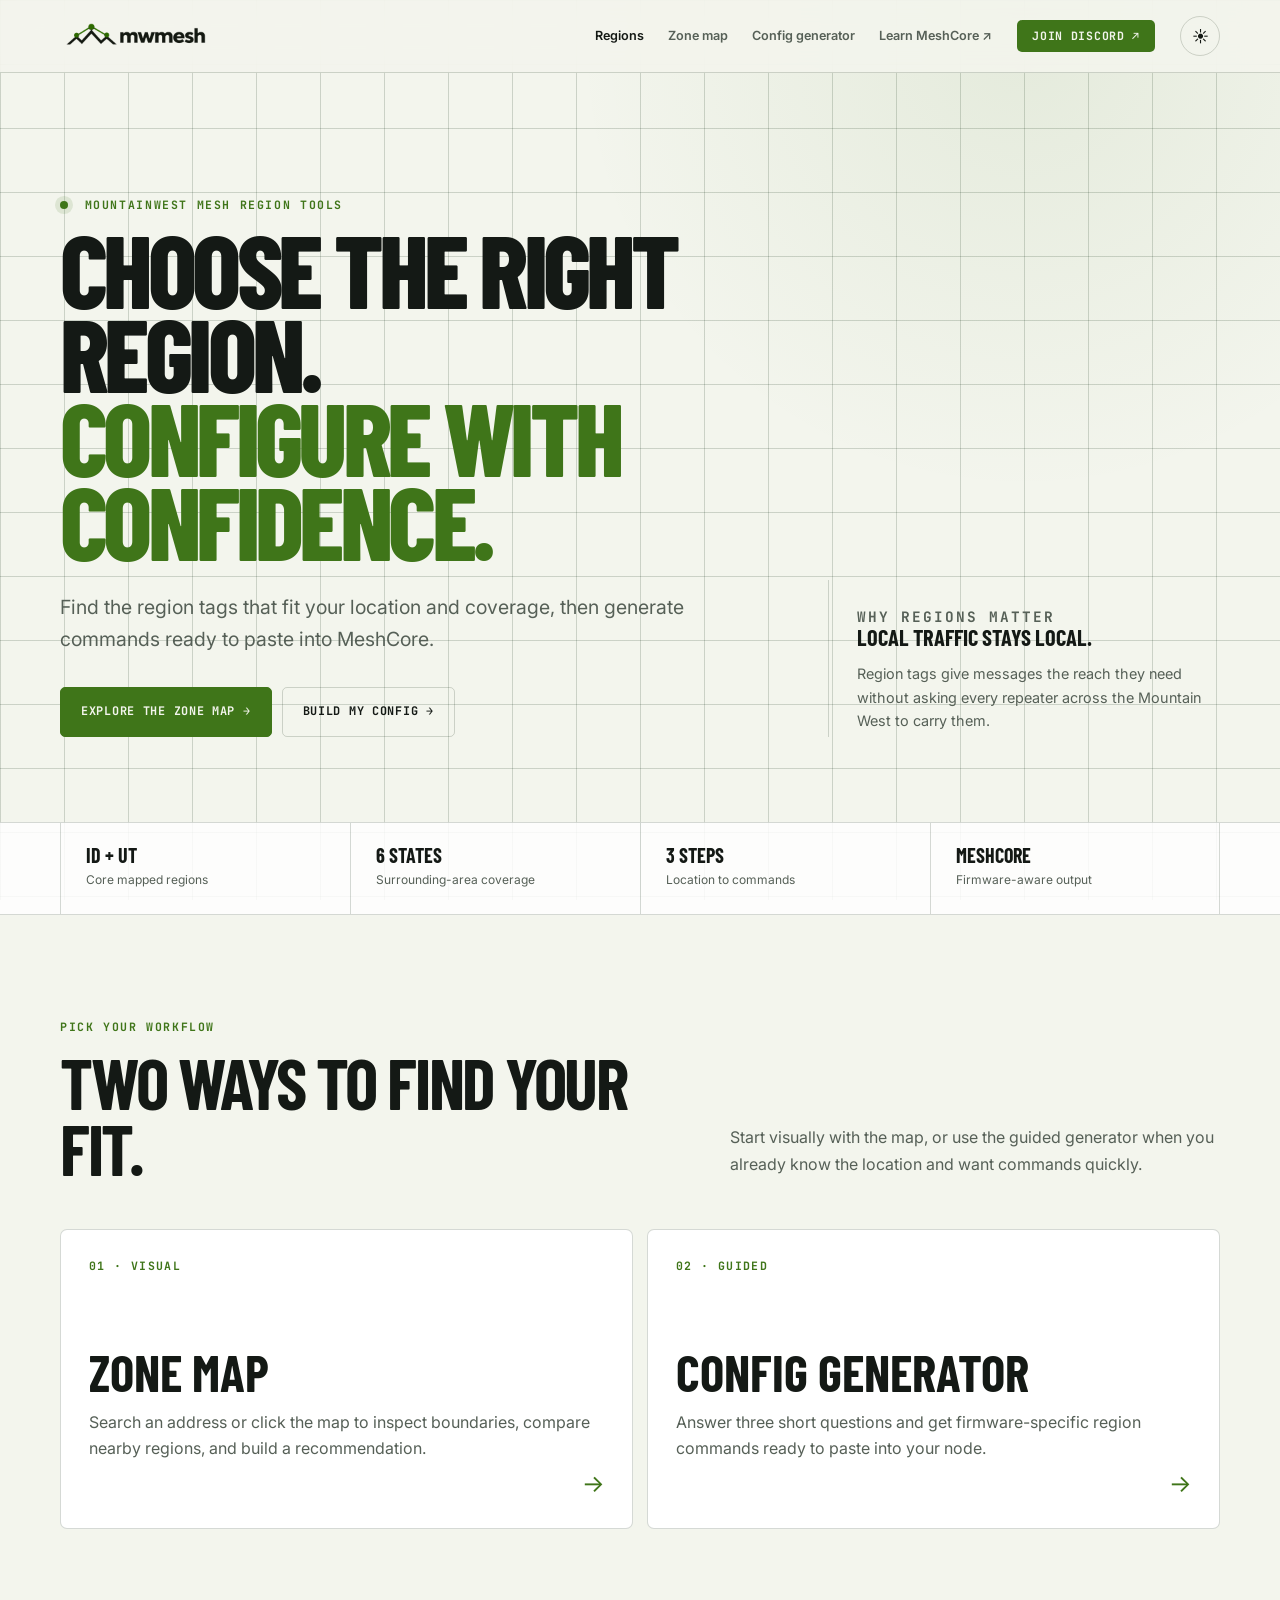
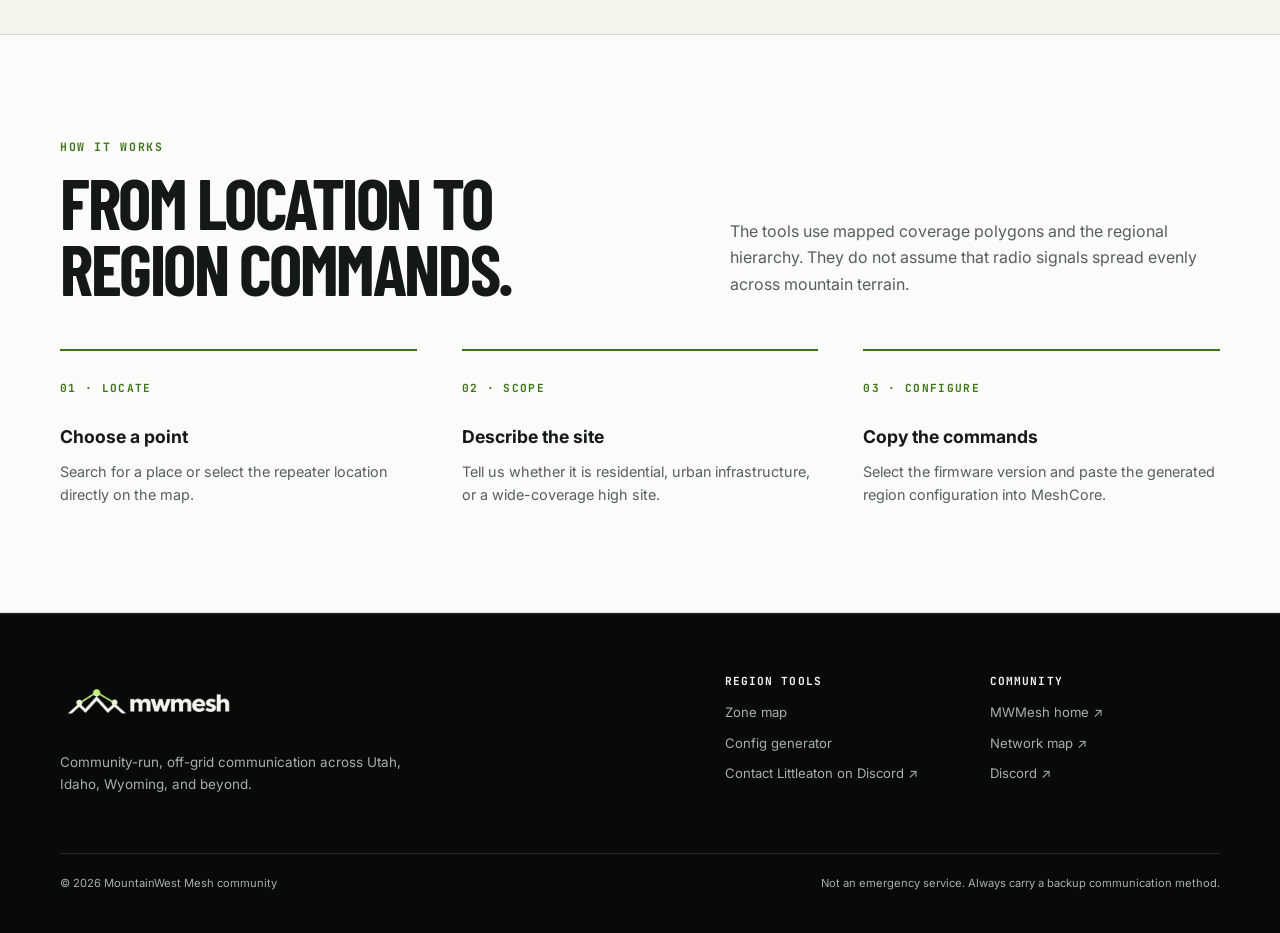
<file: index.html>
<!doctype html>
<html lang="en">
<head>
  <meta charset="utf-8">
  <meta name="viewport" content="width=device-width, initial-scale=1">
  <title>MeshCore Region Tools — MountainWest Mesh</title>
  <meta name="description" content="Choose MountainWest Mesh region tags and generate ready-to-paste MeshCore configuration commands.">
  <link rel="preconnect" href="https://fonts.googleapis.com">
  <link rel="preconnect" href="https://fonts.gstatic.com" crossorigin>
  <link href="https://fonts.googleapis.com/css2?family=Barlow+Condensed:wght@600;700;800&family=Inter:wght@400;500;600;700&family=JetBrains+Mono:wght@500;700&display=swap" rel="stylesheet">
  <script>(function(){var m=document.cookie.match(/(?:^|; )mwmesh_theme=([^;]+)/);if(!m||m[1]!=="dark")document.documentElement.setAttribute("data-theme","light");})();</script>
  <link rel="stylesheet" href="/shared/mwmesh-theme.css?v=3">
  <script src="/shared/mwmesh-theme.js?v=2" defer></script>
</head>
<body class="grid-bg home-page">
  <header class="site-header">
    <div class="header-inner">
      <a class="site-brand" href="https://mwmesh.com" aria-label="MountainWest Mesh home">
        <span class="brand-logo">
          <img class="logo-dark" src="/assets/mwmesh-logo-dark.png" alt="MountainWest Mesh">
          <img class="logo-light" src="/assets/mwmesh-logo-light.png" alt="">
        </span>
      </a>
      <nav class="desktop-nav" aria-label="Primary navigation">
        <a href="/" aria-current="page">Regions</a>
        <a href="/map/">Zone map</a>
        <a href="/config/">Config generator</a>
        <a href="https://mwmesh.com/meshcore.html">Learn MeshCore ↗</a>
      </nav>
      <a class="header-cta" href="https://discord.gg/qmeeRPkq3g" target="_blank" rel="noopener">Join Discord ↗</a>
      <button type="button" class="theme-toggle" data-theme-toggle onclick="toggleMwmeshTheme()"><span data-theme-icon>☾</span></button>
      <button type="button" class="menu-toggle" data-menu-toggle aria-expanded="false" aria-label="Open menu">☰</button>
      <nav class="mobile-nav" data-mobile-nav aria-label="Mobile navigation">
        <a href="/">Region tools</a><a href="/map/">Zone map</a><a href="/config/">Config generator</a>
        <a href="https://mwmesh.com/meshcore.html">Learn MeshCore ↗</a>
        <a href="https://discord.gg/qmeeRPkq3g" target="_blank" rel="noopener">Join Discord ↗</a>
      </nav>
    </div>
  </header>

  <main>
    <section class="regions-hero">
      <div class="container hero-layout">
        <div>
          <p class="eyebrow"><span class="status-dot"></span> MountainWest Mesh region tools</p>
          <h1>Choose the right region.<br><span>Configure with confidence.</span></h1>
          <p class="hero-copy">Find the region tags that fit your location and coverage, then generate commands ready to paste into MeshCore.</p>
          <div class="hero-actions">
            <a class="button button-primary" href="/map/">Explore the zone map →</a>
            <a class="button button-secondary" href="/config/">Build my config →</a>
          </div>
        </div>
        <aside class="hero-aside">
          <p class="technical-label">Why regions matter</p>
          <strong>Local traffic stays local.</strong>
          <p>Region tags give messages the reach they need without asking every repeater across the Mountain West to carry them.</p>
        </aside>
      </div>
    </section>

    <section class="scope-strip" aria-label="Tool coverage">
      <div class="container scope-grid">
        <div><strong>ID + UT</strong><span>Core mapped regions</span></div>
        <div><strong>6 states</strong><span>Surrounding-area coverage</span></div>
        <div><strong>3 steps</strong><span>Location to commands</span></div>
        <div><strong>MeshCore</strong><span>Firmware-aware output</span></div>
      </div>
    </section>

    <section class="home-section" id="tools">
      <div class="container">
        <div class="section-heading">
          <div><p class="eyebrow">Pick your workflow</p><h2>Two ways to find your fit.</h2></div>
          <p>Start visually with the map, or use the guided generator when you already know the location and want commands quickly.</p>
        </div>
        <div class="tool-grid">
          <a class="tool-card" href="/map/"><span class="tool-number">01 · VISUAL</span><h3>Zone map</h3><p>Search an address or click the map to inspect boundaries, compare nearby regions, and build a recommendation.</p><span class="tool-arrow" aria-hidden="true">→</span></a>
          <a class="tool-card" href="/config/"><span class="tool-number">02 · GUIDED</span><h3>Config generator</h3><p>Answer three short questions and get firmware-specific region commands ready to paste into your node.</p><span class="tool-arrow" aria-hidden="true">→</span></a>
        </div>
      </div>
    </section>

    <section class="home-section explainer-section">
      <div class="container">
        <div class="section-heading">
          <div><p class="eyebrow">How it works</p><h2>From location to region commands.</h2></div>
          <p>The tools use mapped coverage polygons and the regional hierarchy. They do not assume that radio signals spread evenly across mountain terrain.</p>
        </div>
        <div class="steps-grid">
          <article><span>01 · LOCATE</span><h3>Choose a point</h3><p>Search for a place or select the repeater location directly on the map.</p></article>
          <article><span>02 · SCOPE</span><h3>Describe the site</h3><p>Tell us whether it is residential, urban infrastructure, or a wide-coverage high site.</p></article>
          <article><span>03 · CONFIGURE</span><h3>Copy the commands</h3><p>Select the firmware version and paste the generated region configuration into MeshCore.</p></article>
        </div>
      </div>
    </section>
  </main>

  <footer class="site-footer">
    <div class="container">
      <div class="footer-layout">
        <div><a href="https://mwmesh.com"><img class="footer-logo" src="/assets/mwmesh-logo-dark.png" alt="MountainWest Mesh"></a><p class="footer-copy">Community-run, off-grid communication across Utah, Idaho, Wyoming, and beyond.</p></div>
        <div class="footer-links">
          <div><h3>Region tools</h3><a href="/map/">Zone map</a><a href="/config/">Config generator</a><a href="https://discord.gg/qmeeRPkq3g" target="_blank" rel="noopener">Contact Littleaton on Discord ↗</a></div>
          <div><h3>Community</h3><a href="https://mwmesh.com">MWMesh home ↗</a><a href="https://map.mwmesh.com">Network map ↗</a><a href="https://discord.gg/qmeeRPkq3g">Discord ↗</a></div>
        </div>
      </div>
      <div class="footer-bottom"><span>© 2026 MountainWest Mesh community</span><span>Not an emergency service. Always carry a backup communication method.</span></div>
    </div>
  </footer>
</body>
</html>
</file>
<file: shared/mwmesh-theme.css>
:root {
  --green: #b9f45d;
  --green-deep: #8dce32;
  --ink: #0b0f0d;
  --surface: #111714;
  --surface-2: #17201b;
  --text: #f2f5ee;
  --muted: #a6b0a8;
  --line: rgba(220, 240, 224, 0.14);
  --yellow: #ffd166;
  --red: #ff705c;
  --display: "Barlow Condensed", "Arial Narrow", sans-serif;
  --sans: Inter, system-ui, sans-serif;
  --mono: "JetBrains Mono", monospace;

  /* Compatibility aliases for the existing map and wizard components. */
  --green-dark: var(--green-deep);
  --green-mid: var(--green-deep);
  --green-light: var(--green);
  --blue: #0d1511;
  --gold: var(--yellow);
  --gold-warm: var(--yellow);
  --bg: var(--ink);
  --text-muted: var(--muted);
  --border: var(--line);
  --radius: 7px;
  --shadow: none;
  --shadow-card: none;
}

:root[data-theme="light"] {
  --green: #3f7519;
  --green-deep: #315f11;
  --ink: #f3f5ed;
  --surface: #ffffff;
  --surface-2: #e9eee1;
  --text: #141915;
  --muted: #566057;
  --line: rgba(22, 48, 26, 0.18);
  --yellow: #8b6200;
  --red: #ad3d2b;
  --blue: #17201b;
}

*, *::before, *::after { box-sizing: border-box; }
html { scroll-behavior: smooth; scroll-padding-top: 88px; }
body {
  margin: 0;
  min-height: 100vh;
  color: var(--text);
  background: var(--ink);
  font: 400 16px/1.65 var(--sans);
}
body.grid-bg {
  background-image:
    radial-gradient(circle at 80% 5%, color-mix(in srgb, var(--green) 8%, transparent), transparent 28rem),
    linear-gradient(var(--line) 1px, transparent 1px),
    linear-gradient(90deg, var(--line) 1px, transparent 1px);
  background-size: auto, 64px 64px, 64px 64px;
  background-attachment: fixed;
}
a { color: var(--green); }
button, input { font: inherit; }
img { max-width: 100%; }
:focus-visible { outline: 3px solid var(--green); outline-offset: 3px; }
.container { width: min(1160px, calc(100% - 40px)); margin-inline: auto; }
.eyebrow,
.technical-label {
  margin: 0 0 14px;
  color: var(--green);
  font: 700 0.72rem/1.3 var(--mono);
  letter-spacing: 0.14em;
  text-transform: uppercase;
}
.status-dot {
  display: inline-block;
  width: 8px;
  height: 8px;
  margin-right: 8px;
  border-radius: 50%;
  background: var(--green);
  box-shadow: 0 0 0 5px color-mix(in srgb, var(--green) 12%, transparent);
}
.button,
.home-page .btn,
.config-page .btn,
.map-page .btn {
  display: inline-flex;
  min-height: 50px;
  align-items: center;
  justify-content: center;
  gap: 8px;
  padding: 12px 20px;
  border: 1px solid var(--green);
  border-radius: 5px;
  color: var(--text);
  background: transparent;
  font: 700 0.74rem/1 var(--mono);
  letter-spacing: 0.06em;
  text-decoration: none;
  text-transform: uppercase;
  transition: transform 0.2s ease, border-color 0.2s ease, background 0.2s ease;
}
.button:hover,
.home-page .btn:hover,
.config-page .btn:hover,
.map-page .btn:hover { transform: translateY(-2px); }
.button-primary,
.home-page .btn-primary,
.config-page .btn-primary,
.map-page .btn-primary {
  border-color: var(--green);
  color: var(--ink);
  background: var(--green);
}
.button-secondary { border-color: var(--line); }
.button-secondary:hover { border-color: var(--green); }

/* Shared site header */
.site-header {
  position: sticky;
  top: 0;
  z-index: 2000;
  min-height: 72px;
  padding: 0 max(20px, calc((100vw - 1160px) / 2));
  border-bottom: 1px solid var(--line);
  background: color-mix(in srgb, var(--ink) 91%, transparent);
  backdrop-filter: blur(18px);
}
.header-inner { position: relative; display: flex; min-height: 72px; align-items: center; gap: 25px; }
.site-brand { display: inline-flex; margin-right: auto; align-items: center; }
.brand-logo { display: block; width: 150px; }
.brand-logo img { display: block; width: 100%; height: auto; object-fit: contain; }
.logo-light { display: none !important; }
:root[data-theme="light"] .logo-dark { display: none !important; }
:root[data-theme="light"] .logo-light { display: block !important; }
.desktop-nav { display: flex; align-items: center; gap: 24px; }
.desktop-nav a {
  color: var(--muted);
  font: 600 0.79rem/1 var(--sans);
  text-decoration: none;
}
.desktop-nav a:hover,
.desktop-nav a[aria-current="page"] { color: var(--text); }
.header-cta {
  padding: 10px 15px;
  border-radius: 5px;
  color: var(--ink);
  background: var(--green);
  font: 700 0.72rem/1 var(--mono);
  letter-spacing: 0.06em;
  text-decoration: none;
  text-transform: uppercase;
}
.theme-toggle,
.menu-toggle {
  appearance: none;
  display: inline-grid;
  width: 40px;
  height: 40px;
  flex: 0 0 auto;
  place-items: center;
  padding: 0;
  border: 1px solid var(--line);
  border-radius: 50%;
  color: var(--text);
  background: transparent;
  cursor: pointer;
}
.theme-toggle:hover,
.menu-toggle:hover { border-color: var(--green); background: color-mix(in srgb, var(--green) 10%, transparent); }
.menu-toggle { display: none; border-radius: 5px; font-size: 1.2rem; }
.mobile-nav { display: none; }

/* Landing page */
.home-page main { display: block; }
.regions-hero {
  position: relative;
  overflow: hidden;
  padding: clamp(75px, 10vw, 125px) 0 85px;
}
.hero-layout { position: relative; z-index: 1; display: grid; grid-template-columns: minmax(0, 1.25fr) minmax(280px, 0.75fr); gap: clamp(50px, 9vw, 120px); align-items: end; }
.regions-hero h1 {
  max-width: 760px;
  margin: 0 0 28px;
  font: 800 clamp(4rem, 8vw, 7.3rem)/0.82 var(--display);
  letter-spacing: -0.045em;
  text-transform: uppercase;
}
.regions-hero h1 span { color: var(--green); }
.hero-copy { max-width: 680px; margin: 0 0 32px; color: var(--muted); font-size: clamp(1.05rem, 1.6vw, 1.22rem); }
.hero-actions { display: flex; flex-wrap: wrap; gap: 10px; }
.hero-aside { padding: 28px 0 4px 28px; border-left: 1px solid var(--line); }
.hero-aside strong { display: block; margin-bottom: 12px; font: 700 1.4rem/1.05 var(--display); text-transform: uppercase; }
.hero-aside p { margin: 0; color: var(--muted); font-size: 0.9rem; }
.scope-strip { border-block: 1px solid var(--line); background: color-mix(in srgb, var(--surface) 84%, transparent); }
.scope-grid { display: grid; grid-template-columns: repeat(4, 1fr); }
.scope-grid div { padding: 22px 25px; border-left: 1px solid var(--line); }
.scope-grid div:last-child { border-right: 1px solid var(--line); }
.scope-grid strong { display: block; font: 700 1.25rem/1 var(--display); text-transform: uppercase; }
.scope-grid span { color: var(--muted); font-size: 0.75rem; }
.home-section { padding: 105px 0; }
.section-heading { display: grid; grid-template-columns: 1.1fr 0.9fr; gap: 70px; align-items: end; margin-bottom: 48px; }
.section-heading h2 { margin: 0; font: 700 clamp(2.8rem, 5.5vw, 5rem)/0.94 var(--display); letter-spacing: -0.035em; text-transform: uppercase; }
.section-heading > p { margin: 0 0 4px; color: var(--muted); }
.tool-grid { display: grid; grid-template-columns: repeat(2, minmax(0, 1fr)); gap: 14px; }
.tool-card {
  position: relative;
  min-height: 300px;
  padding: 28px;
  border: 1px solid var(--line);
  border-radius: 7px;
  color: var(--text);
  background: var(--surface);
  text-decoration: none;
  transition: transform 0.2s ease, border-color 0.2s ease, background 0.2s ease;
}
.tool-card:hover { transform: translateY(-4px); border-color: color-mix(in srgb, var(--green) 60%, transparent); background: var(--surface-2); }
.tool-number { display: block; margin-bottom: 75px; color: var(--green); font: 700 0.72rem var(--mono); letter-spacing: 0.12em; }
.tool-card h3 { margin: 0 0 12px; font: 700 clamp(2rem, 4vw, 3.2rem)/0.95 var(--display); text-transform: uppercase; }
.tool-card p { max-width: 520px; margin: 0; color: var(--muted); }
.tool-arrow { position: absolute; right: 28px; bottom: 24px; color: var(--green); font-size: 1.5rem; }
.explainer-section { border-block: 1px solid var(--line); background: color-mix(in srgb, var(--surface) 72%, transparent); }
.steps-grid { display: grid; grid-template-columns: repeat(3, 1fr); gap: 45px; }
.steps-grid article { padding-top: 22px; border-top: 2px solid var(--green); }
.steps-grid span { color: var(--green); font: 700 0.7rem var(--mono); letter-spacing: 0.12em; }
.steps-grid h3 { margin: 22px 0 9px; font-size: 1.1rem; }
.steps-grid p { margin: 0; color: var(--muted); font-size: 0.9rem; }

/* Config generator */
.config-page { display: block; }
.tool-hero { position: relative; padding: 68px 20px 45px; border-bottom: 1px solid var(--line); text-align: left; }
.tool-hero-inner { width: min(900px, 100%); margin: auto; }
.tool-hero .badge,
.map-page .panel-header .badge {
  display: block;
  margin: 0 0 14px;
  padding: 0;
  border: 0;
  color: var(--green);
  background: transparent;
  font: 700 0.7rem/1.3 var(--mono);
  letter-spacing: 0.14em;
  text-transform: uppercase;
}
.tool-hero h1 { margin: 0 0 12px; font: 700 clamp(3.2rem, 7vw, 5.5rem)/0.9 var(--display); letter-spacing: -0.04em; text-transform: uppercase; }
.tool-hero p { max-width: 680px; margin: 0; color: var(--muted); }
.config-page main { width: min(680px, calc(100% - 28px)); max-width: none; margin: 46px auto 85px; padding: 0; }
.config-page .progress { margin-bottom: 35px; }
.config-page .step-dot { border-width: 1px; border-radius: 5px; font: 700 0.72rem var(--mono); }
.config-page .step-dot.active,
.config-page .step-dot.done { border-color: var(--green); color: var(--ink); background: var(--green); }
.config-page .step-line.done { background: var(--green); }
.config-page .card,
.map-page .card {
  padding: 28px;
  border: 1px solid var(--line);
  border-radius: 7px;
  color: var(--text);
  background: var(--surface);
  box-shadow: none;
}
.config-page .card h2 { margin: 0 0 8px; color: var(--text); font: 700 1.45rem/1.15 var(--display); text-transform: uppercase; }
.config-page .card .hint,
.map-page .hint { color: var(--muted); }
.config-page input[type="text"],
.map-page input[type="text"] {
  min-height: 50px;
  border: 1px solid var(--line);
  border-radius: 6px;
  color: var(--text);
  background: var(--surface);
}
.config-page input[type="text"]:focus,
.map-page input[type="text"]:focus { border-color: var(--green); box-shadow: 0 0 0 3px color-mix(in srgb, var(--green) 18%, transparent); }
.config-page input[type="text"]::placeholder,
.map-page input[type="text"]::placeholder { color: var(--muted); }
.config-page .type-card,
.config-page .fw-btn,
.config-page .cand-card,
.map-page .type-card,
.map-page .seg-btn,
.map-page .cand-card,
.metro-chip {
  border: 1px solid var(--line);
  border-radius: 6px;
  color: var(--text);
  background: var(--surface);
  box-shadow: none;
}
.config-page .type-card:hover,
.config-page .fw-btn:hover,
.config-page .cand-card:hover,
.map-page .type-card:hover,
.map-page .seg-btn:hover,
.map-page .cand-card:hover,
.metro-chip:hover { border-color: var(--green); background: var(--surface-2); }
.config-page .type-card.selected,
.config-page .fw-btn.selected,
.config-page .cand-card.selected,
.map-page .type-card.selected,
.map-page .seg-btn.selected,
.map-page .cand-card.selected,
.metro-chip:has(input:checked) {
  border-color: var(--green);
  color: var(--text);
  background: color-mix(in srgb, var(--green) 10%, var(--surface));
  box-shadow: 0 0 0 2px color-mix(in srgb, var(--green) 10%, transparent);
}
.config-page .type-card .check,
.map-page .type-card .check { border-color: var(--line); }
.config-page .type-card.selected .check,
.map-page .type-card.selected .check { border-color: var(--green); color: var(--ink); background: var(--green); }
.config-page .fw-btn small,
.map-page .seg-btn small { color: var(--muted); }
.config-page pre.commands,
.map-page pre.commands { border: 1px solid var(--line); border-radius: 6px; color: #dce8df; background: #0b120e; }
.config-page .status-msg.info,
.map-page .status-msg.info,
.config-page .found-place { border-color: color-mix(in srgb, var(--green) 40%, transparent); color: var(--text); background: color-mix(in srgb, var(--green) 8%, var(--surface)); }
.config-page .status-msg.error,
.map-page .status-msg.error { border-color: color-mix(in srgb, var(--red) 55%, transparent); color: var(--red); background: color-mix(in srgb, var(--red) 7%, var(--surface)); }
.config-page .status-msg.warning,
.map-page .status-msg.warning,
.config-page .note.warn { border-color: color-mix(in srgb, var(--yellow) 45%, transparent); color: var(--yellow); background: color-mix(in srgb, var(--yellow) 7%, var(--surface)); }
.config-page .note,
.map-page .note { color: var(--muted); background: var(--surface-2); }
.config-page .result-loc,
.map-page .result-loc { border-color: var(--line); color: var(--text); background: var(--surface-2); }
.config-page code,
.map-page code { color: var(--yellow); background: var(--surface-2); }
.config-page .crumb,
.map-page .crumb { color: var(--ink); background: var(--green); }
.config-page .crumb.extra,
.map-page .crumb.extra { color: #f2f5ee; background: #315f47; }
.tool-footer { padding: 30px 20px 45px; border-top: 1px solid var(--line); color: var(--muted); background: color-mix(in srgb, var(--surface) 70%, transparent); font-size: 0.78rem; text-align: center; }
.tool-footer a { color: var(--green); }

/* Full-screen map */
.map-page { overflow: hidden; }
.map-page .app-shell { height: calc(100vh - 73px); grid-template-columns: minmax(370px, 440px) minmax(0, 1fr); }
.map-page .panel { padding: 18px 18px 35px; border-right: 1px solid var(--line); background: var(--ink); }
.map-page .panel-header { margin-bottom: 22px; padding: 10px 4px 20px; border-bottom: 1px solid var(--line); border-radius: 0; color: var(--text); background: transparent; }
.map-page .panel-header h1 { margin: 0; font: 700 2.15rem/0.95 var(--display); letter-spacing: -0.02em; text-transform: uppercase; }
.map-page .panel-header p { color: var(--muted); }
.map-page .section > h2 { color: var(--green); font: 700 0.68rem var(--mono); letter-spacing: 0.12em; }
.map-page #map { height: calc(100vh - 73px); }
.map-page .panel-footer { border-color: var(--line); color: var(--muted); }

/* Shared footer */
.site-footer { padding: 60px 0 40px; border-top: 1px solid rgba(220, 240, 224, 0.14); color: #a6b0a8; background: #070a08; }
.footer-layout { display: grid; grid-template-columns: 1.2fr 1fr; gap: 70px; }
.footer-logo { display: block; width: 175px; margin-bottom: 18px; }
.footer-logo img { display: block; width: 100%; height: auto; }
.footer-copy { max-width: 380px; font-size: 0.84rem; }
.footer-links { display: grid; grid-template-columns: repeat(2, 1fr); gap: 35px; }
.footer-links h3 { margin: 0 0 14px; color: #f2f5ee; font: 700 0.7rem var(--mono); letter-spacing: 0.1em; text-transform: uppercase; }
.footer-links a { display: block; margin: 9px 0; color: #a6b0a8; font-size: 0.82rem; text-decoration: none; }
.footer-links a:hover { color: #b9f45d; }
.footer-bottom { display: flex; justify-content: space-between; gap: 30px; margin-top: 45px; padding-top: 20px; border-top: 1px solid rgba(220, 240, 224, 0.14); font-size: 0.7rem; }

@media (max-width: 860px) {
  .desktop-nav, .header-cta { display: none; }
  .menu-toggle { display: inline-grid; }
  .header-inner { gap: 10px; }
  .mobile-nav {
    position: absolute;
    top: 72px;
    right: -20px;
    left: -20px;
    display: none;
    padding: 12px 20px 20px;
    border-bottom: 1px solid var(--line);
    background: var(--surface);
    box-shadow: 0 24px 50px rgba(0, 0, 0, 0.3);
  }
  .mobile-nav.open { display: grid; }
  .mobile-nav a { padding: 12px 4px; border-bottom: 1px solid var(--line); color: var(--text); font-weight: 600; text-decoration: none; }
  .hero-layout, .section-heading { grid-template-columns: 1fr; gap: 35px; }
  .hero-aside { max-width: 620px; padding-left: 0; border-left: 0; }
  .tool-grid, .steps-grid { grid-template-columns: 1fr; }
  .map-page { overflow-x: hidden; overflow-y: auto; }
  .map-page .app-shell {
    display: flex;
    flex-direction: column;
    width: 100%;
    height: auto;
    overflow: visible;
  }
  .map-page #map {
    order: -1;
    flex: 0 0 auto;
    width: 100%;
    min-width: 0;
    height: 52vh;
    min-height: 360px;
  }
  .map-page .panel { width: 100%; min-width: 0; overflow: visible; }
  .footer-layout { grid-template-columns: 1fr; gap: 35px; }
}

@media (max-width: 600px) {
  .container { width: calc(100% - 28px); }
  .site-header { padding-inline: 14px; }
  .brand-logo { width: 125px; }
  .mobile-nav { right: -14px; left: -14px; }
  .regions-hero { padding: 65px 0 75px; }
  .regions-hero h1 { font-size: clamp(3.3rem, 16vw, 5rem); }
  .hero-actions .button { width: 100%; }
  .scope-grid { grid-template-columns: repeat(2, 1fr); }
  .scope-grid div:nth-child(-n + 2) { border-bottom: 1px solid var(--line); }
  .home-section { padding: 78px 0; }
  .tool-card { min-height: 250px; }
  .config-page .input-row { flex-direction: column; }
  .config-page .card { padding: 22px; }
  .footer-links { grid-template-columns: 1fr; }
  .footer-bottom { flex-direction: column; }
}

@media (prefers-reduced-motion: reduce) {
  *, *::before, *::after { scroll-behavior: auto !important; transition: none !important; }
}
</file>
